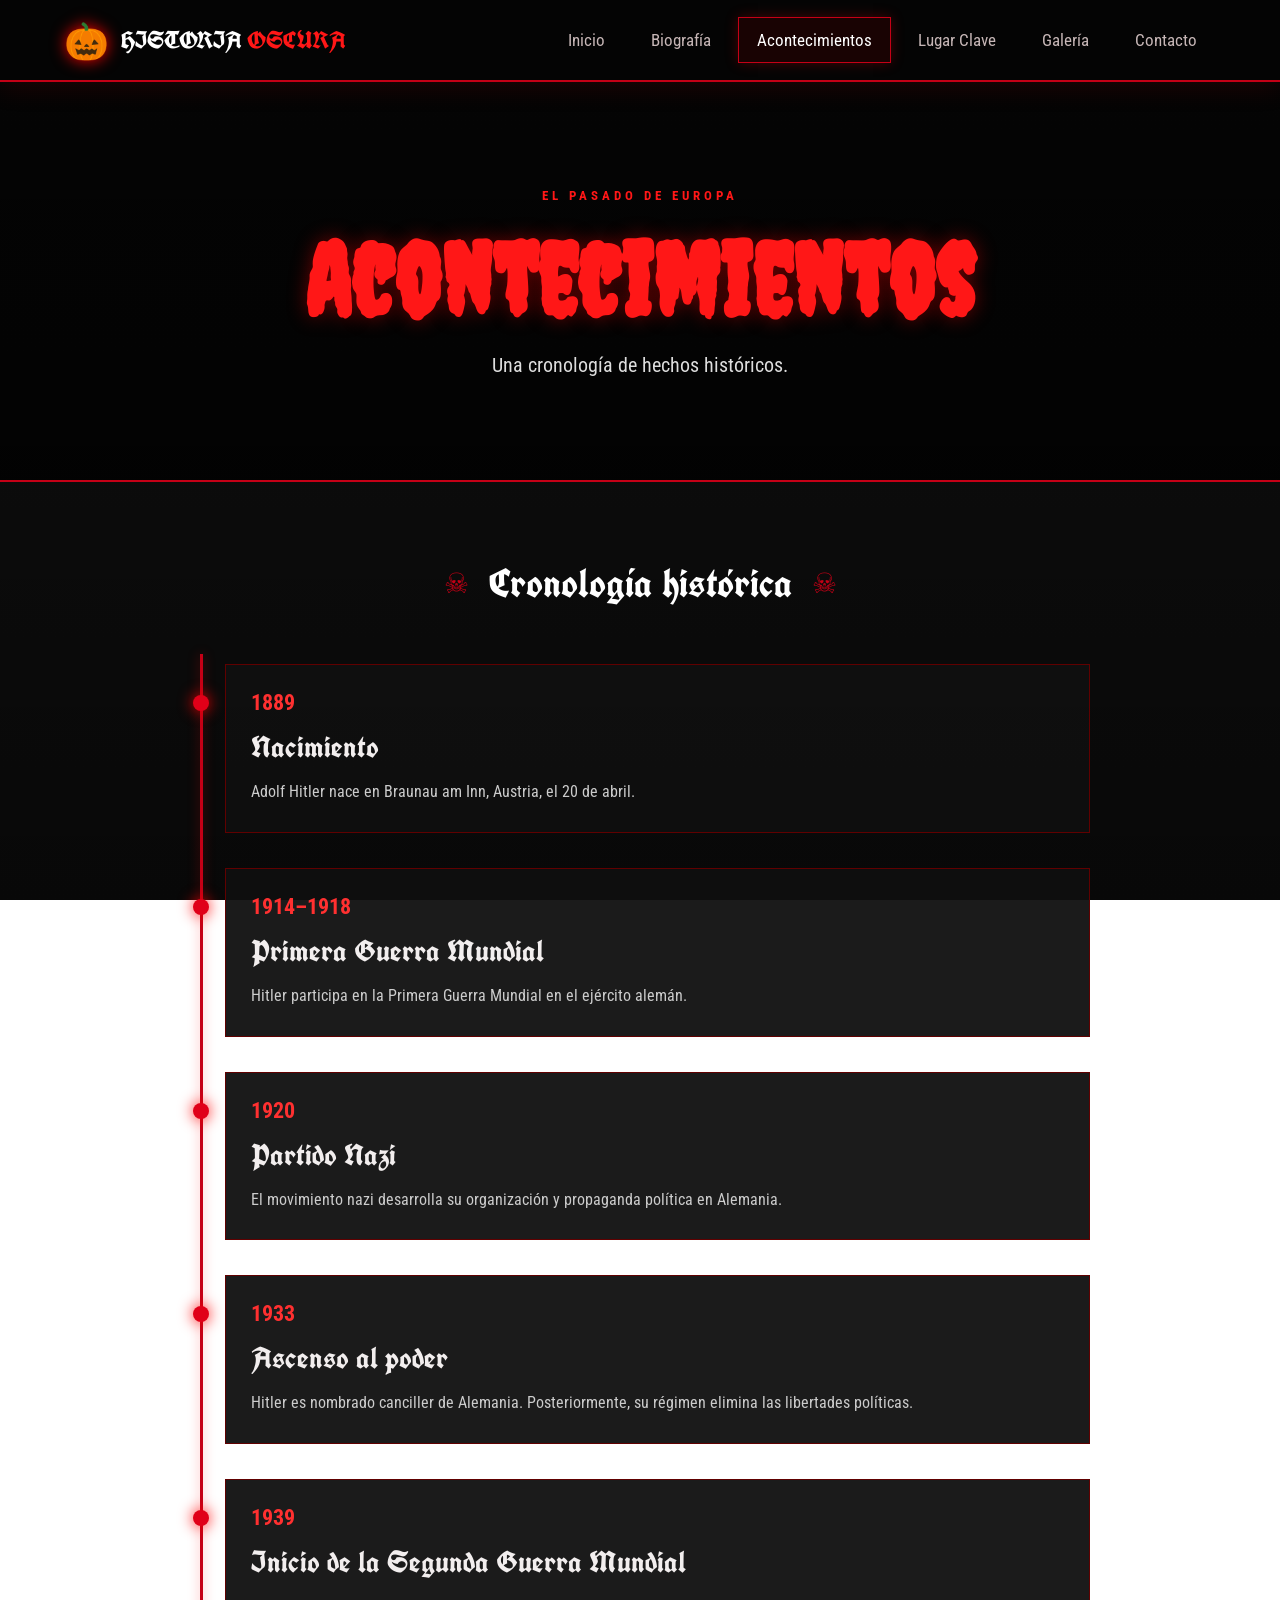
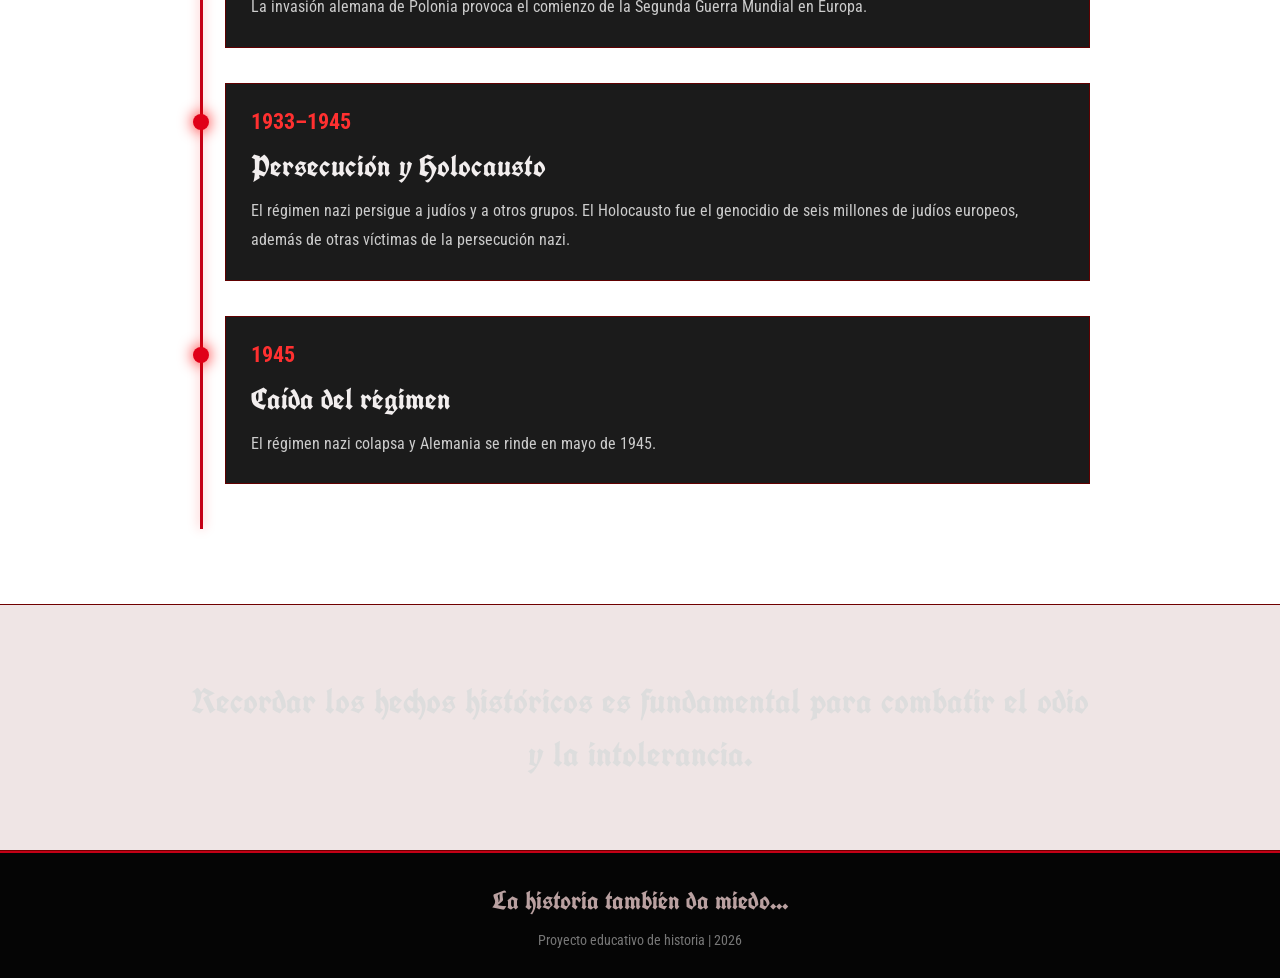
<file: acontecimientos.html>
<!DOCTYPE html>
<html lang="es">
<head>
    <meta charset="UTF-8">
    <meta name="viewport" content="width=device-width, initial-scale=1.0">
    <title>Acontecimientos | Historia Oscura</title>
    <link rel="stylesheet" href="css/estilo.css">
</head>
<body>

<header class="header">
    <a href="index.html" class="logo">
        <span class="logo-icon">🎃</span>
        <span>HISTORIA <span class="red">OSCURA</span></span>
    </a>

    <button class="menu-toggle" id="menuToggle">☰</button>

    <nav class="navbar" id="navbar">
        <a href="index.html">Inicio</a>
        <a href="biografia.html">Biografía</a>
        <a class="active" href="acontecimientos.html">Acontecimientos</a>
        <a href="lugar.html">Lugar Clave</a>
        <a href="galeria.html">Galería</a>
        <a href="contacto.html">Contacto</a>
    </nav>
</header>

<section class="page-hero historia-hero">
    <div class="hero-content">
        <span class="subtitle">EL PASADO DE EUROPA</span>
        <h1>Acontecimientos</h1>
        <p>Una cronología de hechos históricos.</p>
    </div>
</section>

<section class="section">

    <div class="section-title">
        <span>☠</span>
        <h2>Cronología histórica</h2>
        <span>☠</span>
    </div>

    <div class="timeline">

        <article class="timeline-item">
            <span class="timeline-date">1889</span>
            <div class="timeline-content">
                <h3>Nacimiento</h3>
                <p>
                    Adolf Hitler nace en Braunau am Inn,
                    Austria, el 20 de abril.
                </p>
            </div>
        </article>

        <article class="timeline-item">
            <span class="timeline-date">1914–1918</span>
            <div class="timeline-content">
                <h3>Primera Guerra Mundial</h3>
                <p>
                    Hitler participa en la Primera Guerra Mundial
                    en el ejército alemán.
                </p>
            </div>
        </article>

        <article class="timeline-item">
            <span class="timeline-date">1920</span>
            <div class="timeline-content">
                <h3>Partido Nazi</h3>
                <p>
                    El movimiento nazi desarrolla su organización
                    y propaganda política en Alemania.
                </p>
            </div>
        </article>

        <article class="timeline-item">
            <span class="timeline-date">1933</span>
            <div class="timeline-content">
                <h3>Ascenso al poder</h3>
                <p>
                    Hitler es nombrado canciller de Alemania.
                    Posteriormente, su régimen elimina
                    las libertades políticas.
                </p>
            </div>
        </article>

        <article class="timeline-item">
            <span class="timeline-date">1939</span>
            <div class="timeline-content">
                <h3>Inicio de la Segunda Guerra Mundial</h3>
                <p>
                    La invasión alemana de Polonia provoca
                    el comienzo de la Segunda Guerra Mundial
                    en Europa.
                </p>
            </div>
        </article>

        <article class="timeline-item">
            <span class="timeline-date">1933–1945</span>
            <div class="timeline-content">
                <h3>Persecución y Holocausto</h3>
                <p>
                    El régimen nazi persigue a judíos y a otros
                    grupos. El Holocausto fue el genocidio de
                    seis millones de judíos europeos, además
                    de otras víctimas de la persecución nazi.
                </p>
            </div>
        </article>

        <article class="timeline-item">
            <span class="timeline-date">1945</span>
            <div class="timeline-content">
                <h3>Caída del régimen</h3>
                <p>
                    El régimen nazi colapsa y Alemania
                    se rinde en mayo de 1945.
                </p>
            </div>
        </article>

    </div>

</section>

<section class="quote-section">
    <p>
        Recordar los hechos históricos es fundamental
        para combatir el odio y la intolerancia.
    </p>
</section>

<footer class="footer">
    <p>La historia también da miedo...</p>
    <p>Proyecto educativo de historia | 2026</p>
</footer>

<script src="js/script.js"></script>
</body>
</html>
</file>
<file: css/estilo.css>
/* ==============================
   CONFIGURACION GENERAL
================================ */

@import url('https://fonts.googleapis.com/css2?family=Creepster&family=UnifrakturCook:wght@700&family=Roboto+Condensed:wght@400;700&display=swap');

:root {
    --rojo: #c40016;
    --rojo-brillante: #ff1717;
    --negro: #090909;
    --negro-card: #151515;
    --gris: #b9b9b9;
    --blanco: #f2eeee;
}

* {
    margin: 0;
    padding: 0;
    box-sizing: border-box;
}

html {
    scroll-behavior: smooth;
}

body {
    background:
        linear-gradient(rgba(0,0,0,.94), rgba(0,0,0,.97)),
        url("https://images.unsplash.com/photo-1518709268805-4e9042af9f23?auto=format&fit=crop&w=1600&q=80");

    background-attachment: fixed;
    background-size: cover;
    color: var(--blanco);
    font-family: 'Roboto Condensed', sans-serif;
}

a {
    text-decoration: none;
    color: inherit;
}

img {
    width: 100%;
    display: block;
}

.red {
    color: var(--rojo-brillante);
}

::selection {
    background: var(--rojo);
    color: white;
}

/* ==============================
   HEADER
================================ */

.header {
    width: 100%;
    min-height: 82px;
    display: flex;
    align-items: center;
    justify-content: space-between;
    gap: 25px;
    padding: 15px 5%;
    background: rgba(5,5,5,.97);
    border-bottom: 2px solid var(--rojo);
    position: sticky;
    top: 0;
    z-index: 1000;
    box-shadow: 0 5px 25px rgba(190,0,0,.15);
}

.logo {
    display: flex;
    align-items: center;
    gap: 12px;
    font-size: 24px;
    font-family: 'UnifrakturCook', cursive;
    color: white;
    white-space: nowrap;
}

.logo-icon {
    font-size: 36px;
    filter: drop-shadow(0 0 8px red);
}

.navbar {
    display: flex;
    align-items: center;
    gap: 8px;
}

.navbar a {
    padding: 12px 18px;
    color: #c6b6b6;
    font-size: 17px;
    transition: .3s;
    border: 1px solid transparent;
}

.navbar a:hover,
.navbar a.active {
    color: white;
    border: 1px solid var(--rojo);
    background: rgba(150,0,0,.15);
    box-shadow: 0 0 12px rgba(255,0,0,.25);
}

.menu-toggle {
    display: none;
    background: transparent;
    color: white;
    font-size: 30px;
    border: none;
    cursor: pointer;
}

/* ==============================
   HERO PRINCIPAL
================================ */

.hero {
    min-height: 620px;
    position: relative;
    display: flex;
    align-items: center;
    padding: 70px 8%;
    background:
        linear-gradient(90deg,
        rgba(0,0,0,.92) 0%,
        rgba(0,0,0,.6) 45%,
        rgba(0,0,0,.2) 100%),
        url("https://images.unsplash.com/photo-1509557965875-b88c97052f0e?auto=format&fit=crop&w=1800&q=80");

    background-position: center;
    background-size: cover;
    border-bottom: 3px solid var(--rojo);
}

.hero-overlay {
    position: absolute;
    inset: 0;
    background: linear-gradient(
        0deg,
        rgba(0,0,0,.7),
        transparent 40%
    );
}

.hero-content {
    position: relative;
    z-index: 2;
    max-width: 760px;
}

.subtitle {
    display: inline-block;
    color: var(--rojo-brillante);
    letter-spacing: 4px;
    font-size: 13px;
    font-weight: bold;
    margin-bottom: 18px;
}

.hero h1 {
    font-family: 'Creepster', cursive;
    font-size: clamp(70px, 10vw, 140px);
    color: #e00018;
    text-shadow:
        3px 3px 0 black,
        0 0 20px rgba(255,0,0,.45);
    line-height: 1;
    margin-bottom: 20px;
}

.hero h2 {
    font-family: 'UnifrakturCook', cursive;
    font-size: 32px;
    margin-bottom: 20px;
}

.hero p {
    max-width: 600px;
    color: #d0d0d0;
    font-size: 20px;
    line-height: 1.7;
    margin-bottom: 30px;
}

/* ==============================
   BOTONES
================================ */

.btn {
    display: inline-block;
    padding: 15px 28px;
    background: var(--rojo);
    border: 1px solid #ff4444;
    color: white;
    font-size: 18px;
    transition: .3s;
    box-shadow: 0 0 15px rgba(255,0,0,.2);
}

.btn:hover {
    background: #ff0000;
    transform: translateY(-3px);
    box-shadow: 0 0 25px rgba(255,0,0,.4);
}

.text-link {
    color: var(--rojo-brillante);
    display: inline-block;
    margin-top: 15px;
    font-weight: bold;
}

.text-link:hover {
    color: white;
}

/* ==============================
   SECCIONES
================================ */

.section {
    padding: 75px 6%;
}

.section-title {
    display: flex;
    align-items: center;
    justify-content: center;
    gap: 20px;
    text-align: center;
    margin-bottom: 45px;
}

.section-title span {
    color: var(--rojo);
    font-size: 28px;
}

.section-title h2 {
    font-family: 'UnifrakturCook', cursive;
    font-size: 40px;
    color: white;
}

.intro-grid,
.story-grid,
.creature-grid,
.legend-grid {
    display: grid;
    grid-template-columns: repeat(3, 1fr);
    gap: 25px;
}

.intro-card,
.story-card,
.creature-card,
.legend-card {
    background: rgba(12,12,12,.95);
    border: 1px solid #600000;
    transition: .3s;
    overflow: hidden;
}

.intro-card:hover,
.story-card:hover,
.creature-card:hover,
.legend-card:hover {
    transform: translateY(-7px);
    border-color: var(--rojo-brillante);
    box-shadow: 0 10px 30px rgba(180,0,0,.2);
}

.intro-card img {
    height: 250px;
    object-fit: cover;
    filter: grayscale(40%) brightness(.8);
    transition: .4s;
}

.intro-card:hover img {
    filter: grayscale(0%) brightness(1);
}

.intro-card h3 {
    font-family: 'UnifrakturCook', cursive;
    font-size: 28px;
    padding: 25px 25px 10px;
}

.intro-card p {
    padding: 0 25px;
    color: var(--gris);
    line-height: 1.7;
}

.intro-card .text-link {
    margin: 20px 25px 25px;
}

/* ==============================
   SECCION DESTACADA
================================ */

.featured {
    padding: 100px 8%;
    text-align: center;
    background:
        linear-gradient(rgba(0,0,0,.85),rgba(0,0,0,.85)),
        url("https://images.unsplash.com/photo-1518709268805-4e9042af9f23?auto=format&fit=crop&w=1600&q=80");

    background-size: cover;
    background-position: center;
    border-top: 1px solid var(--rojo);
    border-bottom: 1px solid var(--rojo);
}

.featured-content {
    max-width: 750px;
    margin: auto;
}

.featured h2 {
    font-family: 'Creepster', cursive;
    font-size: 60px;
    color: var(--rojo-brillante);
    margin-bottom: 25px;
}

.featured p {
    font-size: 20px;
    color: #ccc;
    line-height: 1.8;
    margin-bottom: 30px;
}

/* ==============================
   TARJETAS OSCURAS
================================ */

.dark-grid {
    display: grid;
    grid-template-columns: repeat(3, 1fr);
    gap: 20px;
}

.dark-item {
    padding: 35px;
    background: #101010;
    border-left: 3px solid var(--rojo);
}

.dark-item h3 {
    font-family: 'UnifrakturCook', cursive;
    font-size: 30px;
    color: #e00018;
    margin-bottom: 15px;
}

.dark-item p {
    color: #ccc;
    line-height: 1.7;
}

/* ==============================
   HERO DE PAGINAS
================================ */

.page-hero {
    min-height: 400px;
    display: flex;
    align-items: center;
    justify-content: center;
    text-align: center;
    padding: 50px 5%;
    background-size: cover;
    background-position: center;
    border-bottom: 2px solid var(--rojo);
}

.page-hero h1 {
    font-family: 'Creepster', cursive;
    color: var(--rojo-brillante);
    font-size: clamp(60px, 9vw, 100px);
    text-shadow: 0 0 20px rgba(255,0,0,.4);
}

.page-hero p {
    font-size: 20px;
    color: #ddd;
    margin-top: 15px;
}

.historia-hero {
    background-image:
        linear-gradient(rgba(0,0,0,.7),rgba(0,0,0,.8)),
        url("https://images.unsplash.com/photo-1518709268805-4e9042af9f23?auto=format&fit=crop&w=1600&q=80");
}

.criatura-hero {
    background-image:
        linear-gradient(rgba(0,0,0,.7),rgba(0,0,0,.8)),
        url("https://images.unsplash.com/photo-1543852786-1cf6624b9987?auto=format&fit=crop&w=1600&q=80");
}

.leyenda-hero {
    background-image:
        linear-gradient(rgba(0,0,0,.7),rgba(0,0,0,.8)),
        url("https://images.unsplash.com/photo-1504208434309-cb69f4fe52b0?auto=format&fit=crop&w=1600&q=80");
}

.galeria-hero {
    background-image:
        linear-gradient(rgba(0,0,0,.7),rgba(0,0,0,.8)),
        url("https://images.unsplash.com/photo-1509557965875-b88c97052f0e?auto=format&fit=crop&w=1600&q=80");
}

.contacto-hero {
    background-image:
        linear-gradient(rgba(0,0,0,.7),rgba(0,0,0,.8)),
        url("https://images.unsplash.com/photo-1514894780888-8e2f7e6b6e9b?auto=format&fit=crop&w=1600&q=80");
}

/* ==============================
   HISTORIAS
================================ */

.story-grid {
    grid-template-columns: repeat(2, 1fr);
}

.story-card img {
    height: 320px;
    object-fit: cover;
    filter: grayscale(40%) brightness(.75);
}

.story-card:hover img {
    filter: grayscale(0%) brightness(1);
}

.story-content {
    padding: 30px;
}

.story-content h3 {
    font-family: 'UnifrakturCook', cursive;
    font-size: 34px;
    margin: 15px 0;
    color: white;
}

.story-content p {
    color: #bbb;
    line-height: 1.8;
}

.badge,
.legend-label {
    color: #ff3333;
    border: 1px solid #700000;
    padding: 7px 12px;
    display: inline-block;
    font-size: 12px;
    letter-spacing: 2px;
}

/* ==============================
   CRIATURAS
================================ */

.creature-grid {
    grid-template-columns: repeat(3, 1fr);
}

.creature-card img {
    height: 300px;
    object-fit: cover;
    filter: grayscale(50%) brightness(.75);
}

.creature-card:hover img {
    filter: grayscale(0%) brightness(1);
}

.creature-content {
    padding: 25px;
}

.creature-content h3 {
    font-family: 'UnifrakturCook', cursive;
    font-size: 32px;
    color: var(--rojo-brillante);
    margin-bottom: 15px;
}

.creature-content p {
    color: #ccc;
    line-height: 1.8;
}

/* ==============================
   LEYENDAS
================================ */

.legend-grid {
    grid-template-columns: repeat(2, 1fr);
}

.legend-card img {
    height: 320px;
    object-fit: cover;
    filter: grayscale(45%) brightness(.75);
}

.legend-card:hover img {
    filter: grayscale(0%) brightness(1);
}

.legend-content {
    padding: 30px;
}

.legend-content h3 {
    font-family: 'UnifrakturCook', cursive;
    font-size: 34px;
    margin-bottom: 15px;
}

.legend-content p {
    color: #ccc;
    line-height: 1.8;
    margin-bottom: 20px;
}

/* ==============================
   CITAS
================================ */

.quote-section {
    text-align: center;
    padding: 70px 8%;
    background: rgba(100,0,0,.1);
    border-top: 1px solid #700000;
    border-bottom: 1px solid #700000;
}

.quote-section p {
    font-family: 'UnifrakturCook', cursive;
    color: #ddd;
    font-size: 35px;
    max-width: 900px;
    margin: auto;
    line-height: 1.5;
}

/* ==============================
   GALERIA
================================ */

.gallery-grid {
    display: grid;
    grid-template-columns: repeat(3, 1fr);
    gap: 20px;
}

.gallery-item {
    position: relative;
    overflow: hidden;
    border: 1px solid #650000;
    min-height: 280px;
}

.gallery-item img {
    height: 100%;
    min-height: 280px;
    object-fit: cover;
    filter: grayscale(40%) brightness(.65);
    transition: .5s;
}

.gallery-item:hover img {
    transform: scale(1.08);
    filter: grayscale(0%) brightness(.85);
}

.gallery-overlay {
    position: absolute;
    inset: 0;
    display: flex;
    align-items: flex-end;
    padding: 25px;
    background: linear-gradient(transparent,rgba(0,0,0,.9));
}

.gallery-overlay h3 {
    font-family: 'UnifrakturCook', cursive;
    color: white;
    font-size: 30px;
}

/* ==============================
   CONTACTO
================================ */

.contact-section {
    min-height: 500px;
}

.contact-box {
    display: grid;
    grid-template-columns: 1fr 1fr;
    max-width: 1100px;
    margin: auto;
    background: #101010;
    border: 1px solid #700000;
}

.contact-image img {
    height: 100%;
    min-height: 400px;
    object-fit: cover;
    filter: grayscale(40%) brightness(.75);
}

.contact-content {
    padding: 50px;
}

.contact-content h2 {
    font-family: 'UnifrakturCook', cursive;
    font-size: 48px;
    color: var(--rojo-brillante);
    margin-bottom: 25px;
}

.contact-content p {
    color: #ccc;
    line-height: 1.8;
    margin-bottom: 20px;
}

.gmail-btn {
    margin-top: 15px;
}

.small-text {
    font-size: 14px;
    color: #888 !important;
    margin-top: 20px;
}

/* ==============================
   FOOTER
================================ */

.footer {
    text-align: center;
    padding: 30px 15px;
    background: #050505;
    border-top: 2px solid var(--rojo);
}

.footer p:first-child {
    font-family: 'UnifrakturCook', cursive;
    font-size: 26px;
    color: #b9a0a0;
    margin-bottom: 15px;
}

.footer p:last-child {
    color: #777;
    font-size: 14px;
}

/* ==============================
   ANIMACIONES
================================ */

.intro-card,
.story-card,
.creature-card,
.legend-card,
.gallery-item,
.dark-item {
    animation: fadeIn 1s ease;
}

@keyframes fadeIn {
    from {
        opacity: 0;
        transform: translateY(20px);
    }

    to {
        opacity: 1;
        transform: translateY(0);
    }
}

/* ==============================
   RESPONSIVE
================================ */

@media (max-width: 1000px) {

    .header {
        flex-wrap: wrap;
    }

    .menu-toggle {
        display: block;
    }

    .navbar {
        display: none;
        width: 100%;
        flex-direction: column;
        align-items: stretch;
    }

    .navbar.show {
        display: flex;
    }

    .navbar a {
        text-align: center;
    }

    .intro-grid,
    .creature-grid,
    .dark-grid,
    .gallery-grid {
        grid-template-columns: repeat(2, 1fr);
    }

    .story-grid,
    .legend-grid {
        grid-template-columns: 1fr;
    }

    .contact-box {
        grid-template-columns: 1fr;
    }

    .contact-image img {
        height: 300px;
        min-height: 300px;
    }
}

@media (max-width: 600px) {

    .header {
        padding: 15px 5%;
    }

    .logo {
        font-size: 19px;
    }

    .logo-icon {
        font-size: 28px;
    }

    .hero {
        min-height: 500px;
        padding: 50px 6%;
    }

    .hero h1 {
        font-size: 75px;
    }

    .hero h2 {
        font-size: 25px;
    }

    .hero p {
        font-size: 17px;
    }

    .page-hero {
        min-height: 300px;
    }

    .section {
        padding: 50px 5%;
    }

    .section-title h2 {
        font-size: 30px;
    }

    .intro-grid,
    .creature-grid,
    .dark-grid,
    .gallery-grid {
        grid-template-columns: 1fr;
    }

    .intro-card img,
    .story-card img,
    .creature-card img,
    .legend-card img {
        height: 250px;
    }

    .featured h2 {
        font-size: 43px;
    }

    .quote-section p {
        font-size: 26px;
    }

    .contact-content {
        padding: 30px;
    }

    .contact-content h2 {
        font-size: 38px;
    }
}

/* ==============================
   CRONOLOGIA HISTORICA
================================ */

.timeline {
    max-width: 900px;
    margin: auto;
    position: relative;
    padding: 10px 0 10px 35px;
}

.timeline::before {
    content: "";
    position: absolute;
    left: 10px;
    top: 0;
    bottom: 0;
    width: 3px;
    background: #c40016;
    box-shadow: 0 0 12px rgba(255,0,0,.4);
}

.timeline-item {
    position: relative;
    margin-bottom: 35px;
    padding: 25px;
    background: rgba(15,15,15,.95);
    border: 1px solid #600000;
}

.timeline-item::before {
    content: "";
    position: absolute;
    left: -33px;
    top: 30px;
    width: 16px;
    height: 16px;
    border-radius: 50%;
    background: #e00018;
    box-shadow: 0 0 15px red;
}

.timeline-date {
    display: inline-block;
    color: #ff3030;
    font-size: 22px;
    font-weight: bold;
    margin-bottom: 12px;
}

.timeline-content h3 {
    font-family: 'UnifrakturCook', cursive;
    font-size: 30px;
    margin-bottom: 12px;
}

.timeline-content p {
    color: #ccc;
    line-height: 1.8;
}

/* ==============================
   VIDEO
================================ */

.video-container {
    max-width: 1000px;
    margin: auto;
    aspect-ratio: 16 / 9;
    border: 2px solid #700000;
    box-shadow: 0 0 25px rgba(255,0,0,.15);
}

.video-container iframe {
    width: 100%;
    height: 100%;
    border: none;
}

.video-note,
.gallery-intro {
    text-align: center;
    color: #999;
    margin: 25px auto 0;
    max-width: 800px;
    line-height: 1.7;
}

@media (max-width: 600px) {

    .timeline {
        padding-left: 30px;
    }

    .timeline-item {
        padding: 18px;
    }

    .timeline-content h3 {
        font-size: 26px;
    }
}
</file>
